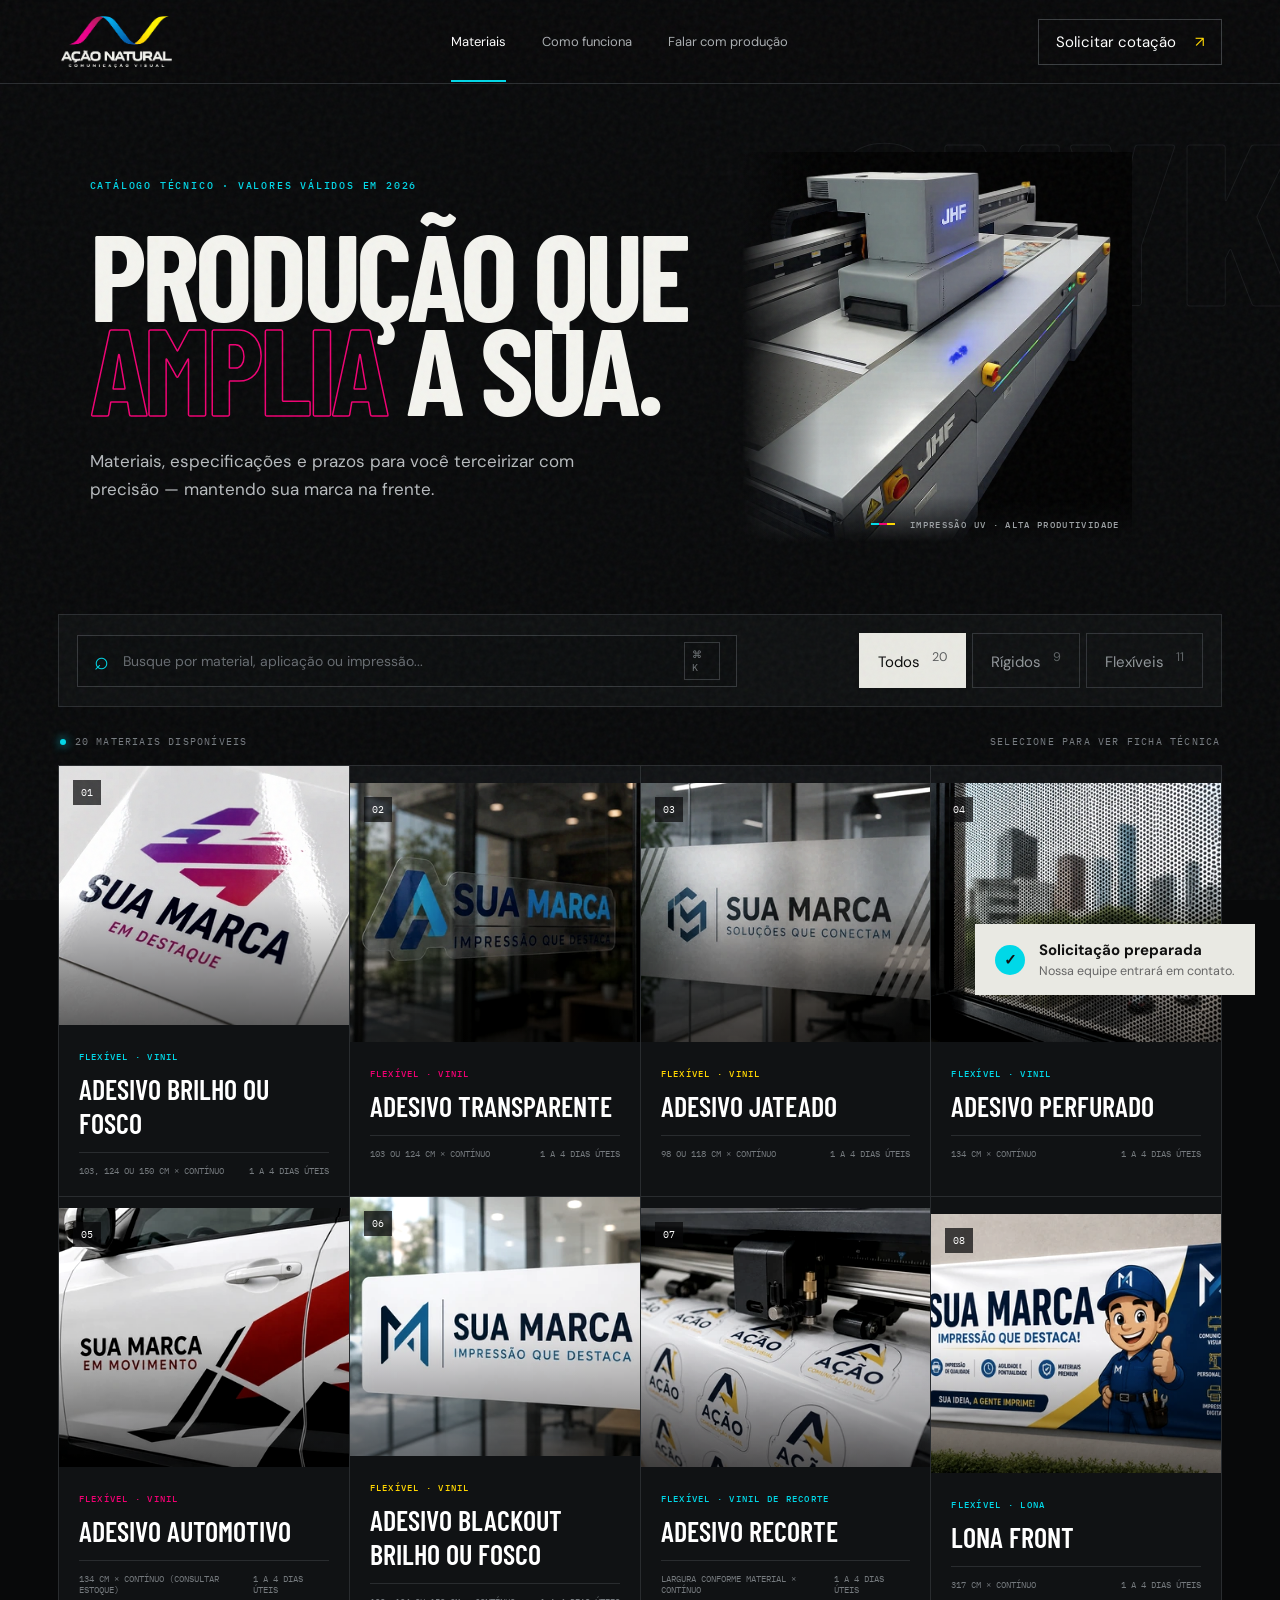
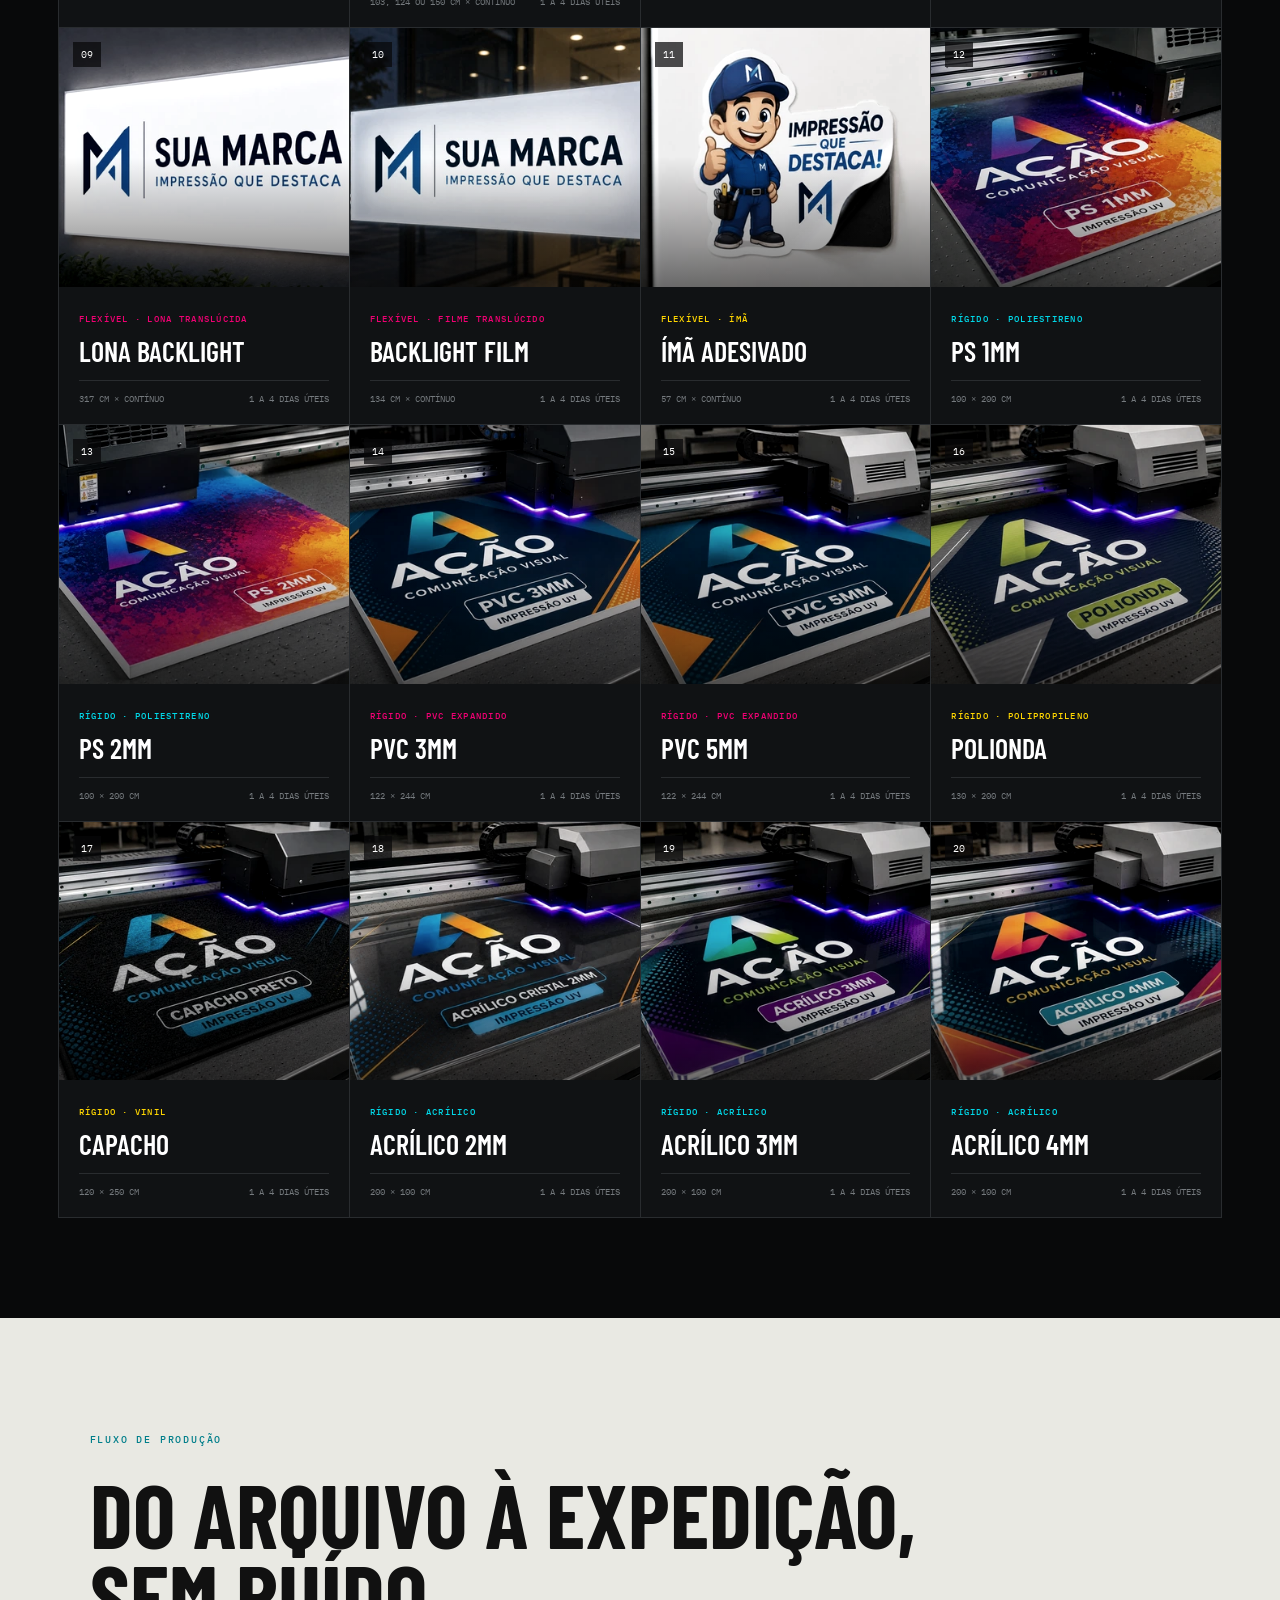
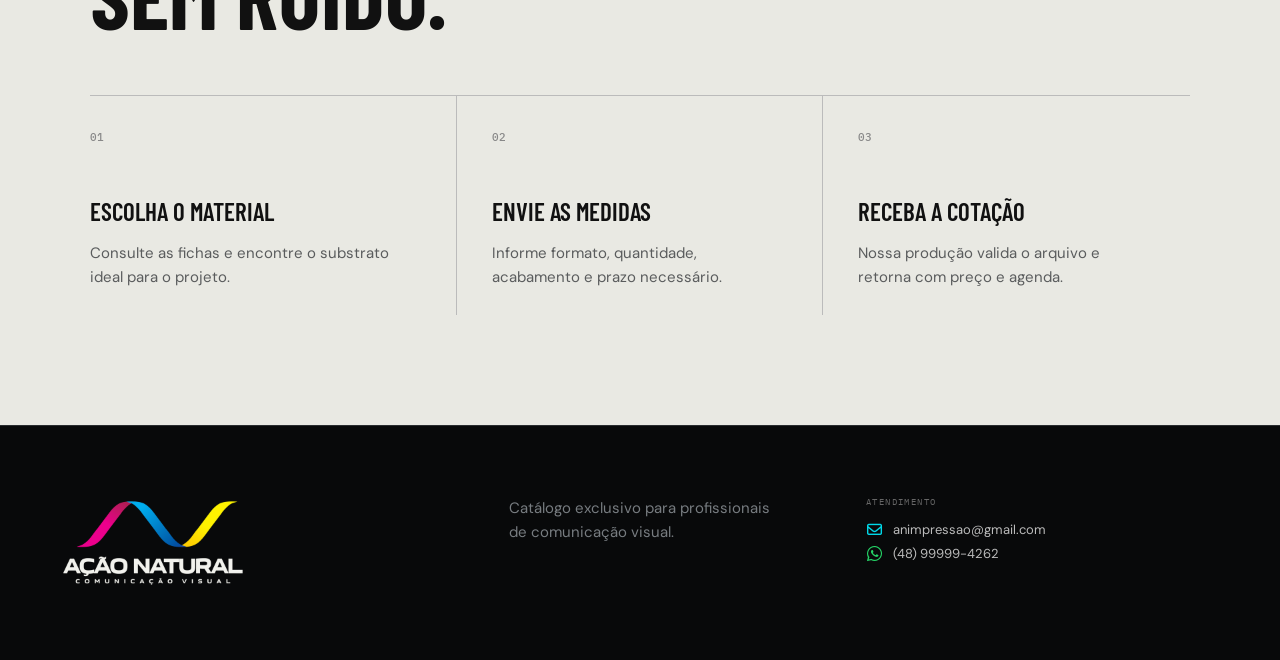
<file: index.html>
<!DOCTYPE html>
<html lang="pt-BR">
<head>
  <meta charset="UTF-8">
  <meta name="viewport" content="width=device-width, initial-scale=1.0">
  <meta name="description" content="Catálogo técnico de materiais para comunicação visual.">
  <title>Ação Natural - Catálogo</title>
  <link rel="preconnect" href="https://fonts.googleapis.com">
  <link rel="preconnect" href="https://fonts.gstatic.com" crossorigin>
  <link href="https://fonts.googleapis.com/css2?family=Barlow+Condensed:wght@500;600;700;800&family=DM+Sans:wght@400;500;600&family=IBM+Plex+Mono:wght@400;500&display=swap" rel="stylesheet">
  <link rel="stylesheet" href="https://cdnjs.cloudflare.com/ajax/libs/font-awesome/6.7.2/css/all.min.css">
  <link rel="stylesheet" href="styles-corte-contorno.css">
  <link rel="stylesheet" href="styles-lona.css">
  <link rel="stylesheet" href="brand.css">
</head>
<body>
  <div class="grain" aria-hidden="true"></div>
  <header class="topbar">
    <a class="brand" href="#" aria-label="Ação Natural Comunicação Visual, início">
      <img decoding="async" class="brand-logo" src="optimized/logo-acnatural-web-570.webp" alt="Ação Natural Comunicação Visual">
    </a>
    <nav aria-label="Navegação principal">
      <a class="active" href="#catalogo">Materiais</a>
      <a href="#processo">Como funciona</a>
      <a href="https://wa.me/5548999994262" target="_blank" rel="noopener noreferrer">Falar com produção</a>
    </nav>
    <button class="quote-link" id="headerQuote">Solicitar cotação <span>↗</span></button>
  </header>

  <main>
    <section class="hero" id="catalogo">
      <div class="hero-copy">
        <span class="eyebrow">CATÁLOGO TÉCNICO · VALORES VÁLIDOS EM 2026</span>
        <h1>Produção que<br><em>amplia</em> a sua.</h1>
        <p>Materiais, especificações e prazos para você terceirizar com precisão — mantendo sua marca na frente.</p>
      </div>
      <figure class="hero-machine">
        <img decoding="async" fetchpriority="high" src="maquina.jpeg" alt="Impressora industrial de grande formato Ação Natural">
        <figcaption><span></span> IMPRESSÃO UV · ALTA PRODUTIVIDADE</figcaption>
      </figure>
    </section>

    <section class="catalog-shell">
      <div class="catalog-tools">
        <label class="search-box">
          <span aria-hidden="true">⌕</span>
          <input id="searchInput" type="search" placeholder="Busque por material, aplicação ou impressão..." autocomplete="off">
          <kbd>⌘ K</kbd>
        </label>
        <div class="filters" role="group" aria-label="Filtrar materiais">
          <button class="filter active" data-filter="todos">Todos <sup>16</sup></button>
          <button class="filter" data-filter="rigidos">Rígidos <sup>7</sup></button>
          <button class="filter" data-filter="flexiveis">Flexíveis <sup>9</sup></button>
        </div>
      </div>

      <div class="catalog-head">
        <div><span class="status-dot"></span><span id="resultCount">16 materiais disponíveis</span></div>
        <span>Selecione para ver ficha técnica</span>
      </div>
      <div class="material-grid" id="materialGrid"></div>
      <div class="empty-state" id="emptyState" hidden>
        <span>∅</span><h2>Nenhum material encontrado</h2><p>Tente outro nome ou remova o filtro selecionado.</p>
      </div>
    </section>

    <section class="process" id="processo">
      <span class="eyebrow">FLUXO DE PRODUÇÃO</span>
      <h2>Do arquivo à expedição,<br>sem ruído.</h2>
      <div class="process-grid">
        <article><b>01</b><h3>Escolha o material</h3><p>Consulte as fichas e encontre o substrato ideal para o projeto.</p></article>
        <article><b>02</b><h3>Envie as medidas</h3><p>Informe formato, quantidade, acabamento e prazo necessário.</p></article>
        <article><b>03</b><h3>Receba a cotação</h3><p>Nossa produção valida o arquivo e retorna com preço e agenda.</p></article>
      </div>
    </section>
  </main>

  <footer>
    <div class="brand footer-brand"><img loading="lazy" decoding="async" class="brand-logo" src="optimized/logo-acnatural-web-570.webp" alt="Ação Natural Comunicação Visual"></div>
    <p>Catálogo exclusivo para profissionais<br>de comunicação visual.</p>
    <div class="footer-contact">
      <span>ATENDIMENTO</span>
      <a href="mailto:animpressao@gmail.com"><i class="fa-regular fa-envelope" aria-hidden="true"></i>animpressao@gmail.com</a>
      <a href="https://wa.me/5548999994262" target="_blank" rel="noopener noreferrer"><i class="fa-brands fa-whatsapp" aria-hidden="true"></i>(48) 99999-4262</a>
    </div>
  </footer>

  <div class="modal" id="detailModal" aria-hidden="true">
    <div class="modal-backdrop" data-close></div>
    <article class="detail-panel" role="dialog" aria-modal="true" aria-labelledby="detailTitle">
      <button class="close-btn" data-close aria-label="Fechar detalhes">×</button>
      <div class="detail-visual">
        <img id="detailImage" decoding="async" alt="">
        <div class="image-shade"></div>
        <span id="detailIndex">01 / 16</span>
        <div class="detail-label"><small id="detailCategory">RÍGIDO</small><h2 id="detailTitle">PS 1mm</h2></div>
      </div>
      <div class="detail-content">
        <div class="detail-intro">
          <span class="eyebrow">FICHA DO MATERIAL</span>
          <p id="detailDescription"></p>
        </div>
        <dl class="spec-grid">
          <div><dt>Impressão</dt><dd id="specPrint"></dd></div>
          <div><dt>Tamanho máximo</dt><dd id="specSize"></dd></div>
          <div><dt>Prazo médio</dt><dd id="specDeadline"></dd></div>
          <div><dt>Arquivos aceitos</dt><dd id="specFiles"></dd></div>
        </dl>
        <form class="quote-form" id="quoteForm">
          <div class="form-title"><div><span class="eyebrow">COTAÇÃO RÁPIDA</span><h3>Configure seu pedido</h3></div><span>Resposta em até 2h úteis</span></div>
          <div class="finishing-options-row">
            <div class="contour-option" id="contourOption" hidden>
              <button type="button" id="contourToggle" aria-pressed="false">
                <i aria-hidden="true"></i>
                <span><strong>Corte e contorno</strong><small>Adicionar acabamento</small></span>
              </button>
            </div>
            <div class="contour-option" id="varnishOption" hidden>
              <button type="button" id="varnishToggle" aria-pressed="false">
                <i aria-hidden="true"></i>
                <span><strong>Verniz</strong><small>Adicionar acabamento</small></span>
              </button>
            </div>
            <div class="contour-option" id="laminationOption" hidden>
              <button type="button" id="laminationToggle" aria-pressed="false">
                <i aria-hidden="true"></i>
                <span><strong id="laminationLabel">Laminação Transparente<br>ou Jateada</strong></span>
              </button>
            </div>
            <div class="contour-option" id="uvPrintOption" hidden>
              <button type="button" id="uvPrintToggle" aria-pressed="false">
                <i aria-hidden="true"></i>
                <span><strong id="uvPrintLabel">Impresso Uv</strong></span>
              </button>
            </div>
            <div class="contour-option" id="uvWhitePrintOption" hidden>
              <button type="button" id="uvWhitePrintToggle" aria-pressed="false">
                <i aria-hidden="true"></i>
                <span><strong>Impresso Uv com Branco</strong></span>
              </button>
            </div>
          </div>
          <div class="contour-option rigid-options" id="rigidOptions" hidden>
            <button type="button" id="doubleSideToggle" aria-pressed="false">
              <i aria-hidden="true"></i>
              <span><strong>Frente e verso</strong><small id="doubleSidePrice">Adicionar impressão no verso</small></span>
            </button>
          </div>
          <div class="finish-options" id="lonaFinishOptions" hidden>
            <span>Acabamento</span>
            <div>
              <button type="button" class="finish-toggle" data-finish="solda-ilhos" aria-pressed="false">
                <i aria-hidden="true"></i>
                <span><strong>Solda + ilhós</strong></span>
              </button>
              <button type="button" class="finish-toggle" data-finish="banner-faixa" aria-pressed="false">
                <i aria-hidden="true"></i>
                <span><strong>Banner ou faixa</strong></span>
              </button>
            </div>
          </div>
          <div class="form-row">
            <div class="recorte-options" id="recorteOptions" hidden>
              <span>Escolha o material</span>
              <div>
                <button type="button" class="recorte-toggle" data-rate="30" aria-pressed="false"><i aria-hidden="true"></i><span><strong>Branco brilho ou fosco</strong></span></button>
                <button type="button" class="recorte-toggle" data-rate="40" aria-pressed="false"><i aria-hidden="true"></i><span><strong>Preto brilho ou fosco</strong></span></button>
                <button type="button" class="recorte-toggle" data-rate="45" aria-pressed="false"><i aria-hidden="true"></i><span><strong>Jateado ou transparente</strong></span></button>
              </div>
              <p class="recorte-warning"><i class="fa-solid fa-triangle-exclamation" aria-hidden="true"></i> Não inclui depilação do material.</p>
            </div>
            <label>Quantidade<input id="quoteQty" type="number" min="1" value="1" required></label>
            <label>Largura (cm)<input id="quoteWidth" type="number" min="1" placeholder="100" required></label>
            <label>Altura (cm)<input id="quoteHeight" type="number" min="1" placeholder="70" required></label>
          </div>
          <label>Preço estimado<div class="price-input"><span>R$</span><input id="quotePrice" type="text" placeholder="Sob consulta" readonly></div></label>
        </form>
      </div>
      <div class="color-ruler" aria-hidden="true"><i></i><i></i><i></i><i></i><span>0</span><span>25</span><span>50</span><span>75</span><span>100 CM</span></div>
    </article>
  </div>
  <div class="toast" id="toast" role="status"><b>✓</b><span><strong>Solicitação preparada</strong><small>Nossa equipe entrará em contato.</small></span></div>
  <style>
    .finishing-options-row{display:flex;align-items:flex-start;gap:32px;flex-wrap:wrap}
    .finishing-options-row .contour-option{margin:20px 0 6px}
  </style>
  <script src="app-impressao-uv-validacao.js"></script>
</body>
</html>
</file>
<file: styles-corte-contorno.css>
:root{--black:#08090a;--panel:#101214;--panel2:#151719;--white:#f4f4ef;--muted:#8d9297;--line:#292c2f;--cyan:#00d8e8;--magenta:#f00073;--yellow:#ffd600;--paper:#e9e9e3;--display:'Barlow Condensed',sans-serif;--body:'DM Sans',sans-serif;--mono:'IBM Plex Mono',monospace}
.contour-option{margin:20px 0 6px}.contour-option[hidden]{display:none}.contour-option button{border:0;background:transparent;color:#f4f4ef;padding:3px 0;display:inline-flex;align-items:center;gap:14px;cursor:pointer;text-align:left}.contour-option button>span{display:flex;flex-direction:column;gap:3px}.contour-option button strong{font:500 15px var(--body)}.contour-option button small{color:#858a8d;font:9px var(--mono);text-transform:uppercase;letter-spacing:.06em}.contour-option button i{width:30px;height:30px;border:1px solid #f4f4ef;background:#f4f4ef;display:grid;place-items:center;transition:background .16s,border-color .16s,box-shadow .16s}.contour-option button i:after{content:'✓';color:#07120b;font:700 18px var(--body);opacity:0;transform:scale(.5);transition:.16s}.contour-option button.active i{background:#35d46f;border-color:#35d46f;box-shadow:0 0 0 4px rgba(53,212,111,.12)}.contour-option button.active i:after{opacity:1;transform:scale(1)}.contour-option button:hover i{border-color:#35d46f}
.rigid-options{display:flex;flex-wrap:wrap;gap:12px 28px}.rigid-options[hidden]{display:none}
.recorte-options{grid-column:1/-1;margin:0 0 18px}.recorte-options[hidden]{display:none}.recorte-options>span{display:block;margin-bottom:10px;font:9px var(--mono);text-transform:uppercase;color:#858a8d;letter-spacing:.08em}.recorte-options>div{display:grid;grid-template-columns:repeat(3,1fr);gap:8px}.recorte-toggle{min-height:68px;border:1px solid #383c3f;background:#0d0f10;color:#f4f4ef;padding:12px;display:flex;align-items:center;gap:10px;cursor:pointer;text-align:left;transition:border-color .16s,background .16s}.recorte-toggle>span{display:flex;flex-direction:column;gap:4px}.recorte-toggle strong{font:500 13px var(--body)}.recorte-toggle small{color:#858a8d;font:9px var(--mono)}.recorte-toggle i{width:20px;height:20px;flex:0 0 20px;border:1px solid #777;border-radius:50%;display:grid;place-items:center}.recorte-toggle i:after{content:'';width:10px;height:10px;border-radius:50%;background:#35d46f;transform:scale(0);transition:transform .16s}.recorte-toggle:hover,.recorte-toggle.active{border-color:#35d46f}.recorte-toggle.active{background:rgba(53,212,111,.07)}.recorte-toggle.active i:after{transform:scale(1)}.recorte-warning{margin:10px 0 0;padding:10px 12px;border-left:3px solid var(--yellow);background:rgba(255,214,0,.07);color:#d8d4b8;font:10px/1.45 var(--mono);text-transform:none}.recorte-warning i{color:var(--yellow);margin-right:5px}@media(max-width:720px){.recorte-options>div{grid-template-columns:1fr}}
*{box-sizing:border-box}html{scroll-behavior:smooth}body{margin:0;background:var(--black);color:var(--white);font-family:var(--body);font-size:15px}.grain{position:fixed;inset:0;pointer-events:none;opacity:.05;z-index:20;background-image:url("data:image/svg+xml,%3Csvg viewBox='0 0 180 180' xmlns='http://www.w3.org/2000/svg'%3E%3Cfilter id='n'%3E%3CfeTurbulence type='fractalNoise' baseFrequency='.9' numOctaves='4' stitchTiles='stitch'/%3E%3C/filter%3E%3Crect width='100%25' height='100%25' filter='url(%23n)'/%3E%3C/svg%3E")}.topbar{height:84px;border-bottom:1px solid var(--line);display:flex;align-items:center;padding:0 4.5vw;position:relative;z-index:10;background:rgba(8,9,10,.88);backdrop-filter:blur(14px);position:sticky;top:0}.brand{display:flex;align-items:center;gap:13px;color:var(--white);text-decoration:none;font-family:var(--display);font-size:25px;font-weight:800;letter-spacing:.04em}.brand small{display:block;color:var(--muted);font:400 8px var(--mono);text-transform:uppercase;letter-spacing:.16em}.brand-mark{display:grid;grid-template-columns:repeat(2,9px);gap:2px;transform:rotate(45deg)}.brand-mark i{width:9px;height:9px;background:var(--cyan)}.brand-mark i:nth-child(2){background:var(--magenta)}.brand-mark i:nth-child(3){background:var(--yellow)}.brand-mark i:nth-child(4){background:#ddd}.topbar nav{margin:auto;display:flex;gap:36px}.topbar nav a{color:#a9adb0;text-decoration:none;font-size:13px;position:relative}.topbar nav a:hover,.topbar nav a.active{color:#fff}.topbar nav a.active:after{content:'';position:absolute;left:0;right:0;bottom:-32px;height:2px;background:var(--cyan)}button{font:inherit}.quote-link{background:transparent;border:1px solid #3a3d40;color:#fff;padding:12px 17px;cursor:pointer}.quote-link span{color:var(--yellow);margin-left:15px}.hero{min-height:500px;display:grid;grid-template-columns:1.5fr 1fr;align-items:center;padding:68px 7vw 72px;overflow:hidden;position:relative}.hero:before{content:'CMYK';position:absolute;right:-15px;top:15px;font:800 230px/1 var(--display);color:transparent;-webkit-text-stroke:1px #17191b;z-index:-1}.eyebrow{font:500 10px var(--mono);letter-spacing:.18em;color:var(--cyan)}.hero h1{font:700 clamp(68px,9.5vw,148px)/.78 var(--display);letter-spacing:-.035em;text-transform:uppercase;margin:32px 0}.hero h1 em{font-style:normal;color:transparent;-webkit-text-stroke:1.5px var(--magenta)}.hero-copy>p{color:#b7bbbe;max-width:510px;font-size:17px;line-height:1.65}.hero-signal{width:310px;height:310px;justify-self:end;border:1px solid #34383b;border-radius:50%;position:relative;display:grid;place-items:center}.hero-signal:before,.hero-signal:after{content:'';position:absolute;background:#34383b}.hero-signal:before{width:1px;height:120%;top:-10%}.hero-signal:after{height:1px;width:120%;left:-10%}.hero-signal>span{position:absolute;font:500 9px var(--mono);letter-spacing:.15em;color:var(--muted);background:var(--black);z-index:2;padding:4px}.hero-signal>span:first-of-type{top:40px}.hero-signal>span:nth-of-type(2){bottom:40px}.hero-signal strong{font:700 100px/1 var(--display);z-index:2;background:var(--black);padding:12px}.hero-signal strong small{display:block;font:400 9px var(--mono);text-align:center;color:var(--yellow);letter-spacing:.16em;text-transform:uppercase}.catalog-shell{padding:0 4.5vw 100px}.catalog-tools{border:1px solid var(--line);background:#0e1011;padding:18px;display:flex;align-items:center;justify-content:space-between;gap:20px;position:sticky;top:84px;z-index:8}.search-box{height:52px;border:1px solid #34373a;display:flex;align-items:center;padding:0 16px;flex:1;max-width:660px;gap:12px;background:#0b0d0e}.search-box>span{font-size:25px;color:var(--cyan)}.search-box input{border:0;outline:0;background:none;color:#fff;width:100%;font:14px var(--body)}.search-box input::placeholder{color:#666b70}.search-box kbd{font:10px var(--mono);color:#757a7e;border:1px solid #34373a;padding:5px 7px}.filters{display:flex;gap:6px}.filter{border:1px solid #303337;background:transparent;color:#91969a;padding:15px 18px;cursor:pointer;transition:.25s}.filter sup{margin-left:8px;color:#5e6265}.filter:hover{color:#fff;border-color:#60656a}.filter.active{background:var(--paper);color:#090a0a;border-color:var(--paper)}.filter.active sup{color:#5b5d5d}.catalog-head{display:flex;justify-content:space-between;padding:28px 2px 17px;font:400 10px var(--mono);color:#767b80;text-transform:uppercase;letter-spacing:.12em}.status-dot{width:6px;height:6px;background:var(--cyan);border-radius:50%;display:inline-block;margin-right:9px;box-shadow:0 0 10px var(--cyan)}.material-grid{display:grid;grid-template-columns:repeat(4,1fr);border-top:1px solid var(--line);border-left:1px solid var(--line)}.material-card{min-width:0;border:0;border-right:1px solid var(--line);border-bottom:1px solid var(--line);background:var(--panel);padding:0;text-align:left;color:#fff;cursor:pointer;position:relative;overflow:hidden;animation:cardIn .5s both}.card-image{aspect-ratio:1.12;overflow:hidden;position:relative;background:#202326}.card-image:after{content:'';position:absolute;inset:0;background:linear-gradient(180deg,transparent 50%,rgba(0,0,0,.55))}.card-image img{width:100%;height:100%;object-fit:cover;filter:saturate(.7) contrast(1.08);transition:transform .6s cubic-bezier(.2,.7,.2,1),filter .4s}.material-card:hover .card-image img{transform:scale(1.055);filter:saturate(1) contrast(1.05)}.card-index{position:absolute;top:14px;left:14px;z-index:2;font:10px var(--mono);background:rgba(7,8,9,.72);padding:6px 8px}.card-arrow{position:absolute;right:15px;bottom:15px;z-index:2;width:36px;height:36px;border-radius:50%;display:grid;place-items:center;background:var(--accent);color:#050505;transform:translateY(55px);transition:.35s}.material-card:hover .card-arrow{transform:none}.card-info{padding:20px}.card-info small{font:500 9px var(--mono);color:var(--accent);letter-spacing:.14em}.card-info h3{font:600 28px var(--display);text-transform:uppercase;margin:7px 0 12px}.card-meta{border-top:1px solid var(--line);padding-top:12px;display:flex;justify-content:space-between;color:#74797d;font:9px var(--mono);text-transform:uppercase}.empty-state{text-align:center;padding:90px 20px;border:1px solid var(--line)}.empty-state span{font:100px var(--display);color:#333}.empty-state h2{font:600 34px var(--display);text-transform:uppercase;margin:0}.empty-state p{color:var(--muted)}.process{padding:110px 7vw;background:var(--paper);color:#111}.process>.eyebrow{color:#007e8a}.process>h2{font:700 clamp(48px,7vw,90px)/.9 var(--display);text-transform:uppercase;margin:25px 0 60px}.process-grid{display:grid;grid-template-columns:repeat(3,1fr);border-top:1px solid #bbb}.process article{padding:30px 45px 10px 0;border-right:1px solid #bbb}.process article+article{padding-left:35px}.process article:last-child{border:0}.process b{font:500 11px var(--mono);color:#888}.process h3{font:600 25px var(--display);text-transform:uppercase;margin:50px 0 12px}.process p{color:#5a5c5d;line-height:1.65}footer{display:grid;grid-template-columns:1.3fr 1fr 1fr auto;gap:40px;padding:70px 4.5vw;align-items:start;border-top:1px solid var(--line)}footer p{color:#777c80;line-height:1.6;margin:0}footer>div:nth-child(3){display:flex;flex-direction:column;gap:7px}footer>div:nth-child(3) span{font:9px var(--mono);color:#666;letter-spacing:.16em;margin-bottom:7px}footer a{color:#bbb;text-decoration:none;font-size:13px}footer>small{font:9px var(--mono);color:#555}.modal{position:fixed;inset:0;z-index:30;visibility:hidden;pointer-events:none}.modal.open{visibility:visible;pointer-events:auto}.modal-backdrop{position:absolute;inset:0;background:rgba(0,0,0,.82);opacity:0;transition:.35s;backdrop-filter:blur(7px)}.modal.open .modal-backdrop{opacity:1}.detail-panel{position:absolute;right:0;top:0;height:100%;width:min(1050px,94vw);background:#0d0f10;display:grid;grid-template-columns:43% 57%;transform:translateX(100%);transition:transform .55s cubic-bezier(.75,0,.15,1);overflow:auto}.modal.open .detail-panel{transform:none}.close-btn{position:absolute;right:18px;top:18px;z-index:5;width:44px;height:44px;border:1px solid rgba(255,255,255,.35);background:rgba(0,0,0,.5);color:#fff;font-size:25px;cursor:pointer}.detail-visual{position:sticky;top:0;height:100vh;overflow:hidden}.detail-visual img{width:100%;height:100%;object-fit:cover}.image-shade{position:absolute;inset:0;background:linear-gradient(180deg,rgba(0,0,0,.05),rgba(0,0,0,.8))}.detail-visual>span{position:absolute;top:28px;left:28px;font:10px var(--mono);background:#090a0b;padding:7px 9px}.detail-label{position:absolute;bottom:54px;left:35px}.detail-label small{font:9px var(--mono);color:var(--cyan);letter-spacing:.2em}.detail-label h2{font:700 65px/.9 var(--display);text-transform:uppercase;margin:10px 0}.detail-content{padding:78px 48px 80px}.detail-intro p{font-size:17px;line-height:1.65;color:#b2b6b9;margin:22px 0 40px}.spec-grid{display:grid;grid-template-columns:1fr 1fr;border-top:1px solid var(--line);border-left:1px solid var(--line);margin:0 0 48px}.spec-grid div{padding:20px;border-right:1px solid var(--line);border-bottom:1px solid var(--line)}.spec-grid dt{font:9px var(--mono);color:#6d7276;text-transform:uppercase;letter-spacing:.13em;margin-bottom:9px}.spec-grid dd{margin:0;font:500 14px var(--body)}.quote-form{border-top:3px solid var(--magenta);background:#151719;padding:26px}.form-title{display:flex;justify-content:space-between;align-items:start;margin-bottom:25px}.form-title h3{font:600 28px var(--display);text-transform:uppercase;margin:8px 0}.form-title>span{font:9px var(--mono);color:#777}.form-row{display:grid;grid-template-columns:repeat(3,1fr);gap:9px}.quote-form label{display:block;font:9px var(--mono);text-transform:uppercase;color:#858a8d;letter-spacing:.08em}.quote-form input{display:block;width:100%;height:44px;margin-top:8px;border:1px solid #383c3f;background:#0d0f10;color:#fff;padding:0 11px;outline:none;font:14px var(--body)}.quote-form input:focus{border-color:var(--cyan)}.price-input{position:relative}.price-input span{position:absolute;left:12px;top:23px;color:var(--yellow);font:12px var(--mono)}.price-input input{padding-left:38px;color:var(--yellow);font:500 16px var(--mono)}.quote-form>label{margin-top:15px}.quote-form>button{width:100%;margin-top:20px;height:52px;background:var(--yellow);border:0;font-weight:600;cursor:pointer;display:flex;justify-content:space-between;align-items:center;padding:0 18px}.color-ruler{position:absolute;bottom:0;left:0;right:57%;height:18px;display:flex}.color-ruler i{flex:1}.color-ruler i:nth-child(1){background:var(--cyan)}.color-ruler i:nth-child(2){background:var(--magenta)}.color-ruler i:nth-child(3){background:var(--yellow)}.color-ruler i:nth-child(4){background:#111}.color-ruler span{position:absolute;bottom:22px;font:8px var(--mono);color:#aaa}.color-ruler span:nth-of-type(1){left:2%}.color-ruler span:nth-of-type(2){left:24%}.color-ruler span:nth-of-type(3){left:49%}.color-ruler span:nth-of-type(4){left:73%}.color-ruler span:nth-of-type(5){right:2%}.toast{position:fixed;right:25px;bottom:25px;z-index:60;background:var(--paper);color:#111;padding:16px 20px;display:flex;gap:14px;align-items:center;transform:translateY(120px);transition:.4s}.toast.show{transform:none}.toast>b{width:30px;height:30px;display:grid;place-items:center;background:var(--cyan);border-radius:50%}.toast span{display:flex;flex-direction:column}.toast small{color:#666;margin-top:3px}@keyframes cardIn{from{opacity:0;transform:translateY(16px)}to{opacity:1;transform:none}}@media(max-width:1000px){.material-grid{grid-template-columns:repeat(3,1fr)}.hero-signal{width:240px;height:240px}.topbar nav{display:none}.quote-link{margin-left:auto}.detail-panel{grid-template-columns:40% 60%}.detail-content{padding:70px 30px}}@media(max-width:720px){.topbar{height:70px;padding:0 20px}.quote-link{font-size:0;padding:10px}.quote-link span{font-size:18px;margin:0}.hero{display:block;min-height:auto;padding:65px 24px}.hero h1{font-size:66px}.hero-signal{display:none}.catalog-shell{padding:0 15px 70px}.catalog-tools{top:70px;display:block;padding:11px}.search-box kbd{display:none}.filters{margin-top:9px}.filter{flex:1;padding:12px 7px}.catalog-head>span{display:none}.material-grid{grid-template-columns:1fr 1fr}.card-info{padding:15px}.card-info h3{font-size:23px}.card-meta span:last-child{display:none}.process{padding:70px 25px}.process-grid{grid-template-columns:1fr}.process article,.process article+article{padding:22px 0;border-right:0;border-bottom:1px solid #bbb}.process h3{margin-top:25px}footer{grid-template-columns:1fr 1fr;padding:45px 25px}.detail-panel{width:100%;display:block}.detail-visual{position:relative;height:44vh}.detail-label h2{font-size:48px}.detail-content{padding:45px 20px 65px}.color-ruler{position:fixed;right:0;z-index:2}.form-row{grid-template-columns:1fr}.spec-grid{grid-template-columns:1fr 1fr}}@media(max-width:430px){.material-grid{grid-template-columns:1fr}.hero h1{font-size:58px}footer{grid-template-columns:1fr}.footer-brand{margin-bottom:10px}}@media(prefers-reduced-motion:reduce){*{scroll-behavior:auto!important;animation-duration:.01ms!important;transition-duration:.01ms!important}}
</file>
<file: styles-lona.css>
.finish-options {
  margin: 20px 0 8px;
}

.finish-options[hidden] { display: none; }

.finish-options > span {
  display: block;
  margin-bottom: 10px;
  color: #858a8d;
  font: 9px var(--mono);
  text-transform: uppercase;
  letter-spacing: .08em;
}

.finish-options > div {
  display: grid;
  grid-template-columns: 1fr 1fr;
  gap: 9px;
}

.finish-toggle {
  min-height: 58px;
  border: 1px solid #383c3f;
  background: #0d0f10;
  color: #f4f4ef;
  padding: 10px 12px;
  display: flex;
  align-items: center;
  gap: 10px;
  cursor: pointer;
  text-align: left;
  transition: border-color .16s, background .16s;
}

.finish-toggle > span { display: flex; flex-direction: column; gap: 3px; }
.finish-toggle strong { font: 500 13px var(--body); }
.finish-toggle small { color: #858a8d; font: 9px var(--mono); text-transform: uppercase; }
.finish-toggle i { width: 20px; height: 20px; flex: 0 0 20px; border: 1px solid #777; display: grid; place-items: center; }
.finish-toggle i::after { content: '✓'; color: #07120b; font: 700 13px var(--body); opacity: 0; }
.finish-toggle:hover { border-color: #00d8e8; }
.finish-toggle.active { border-color: #00d8e8; background: rgba(0, 216, 232, .08); }
.finish-toggle.active i { background: #00d8e8; border-color: #00d8e8; }
.finish-toggle.active i::after { opacity: 1; }

@media (max-width: 430px) {
  .finish-options > div { grid-template-columns: 1fr; }
}
</file>
<file: brand.css>
.brand {
  color: var(--white);
  text-decoration: none;
}

.brand-logo {
  display: block;
  width: 142px;
  height: 58px;
  object-fit: contain;
  object-position: left center;
}

.footer-brand .brand-logo {
  width: 190px;
  height: 94px;
}

.footer-contact a {
  display: flex;
  align-items: center;
  gap: 10px;
  width: fit-content;
}

.footer-contact i {
  width: 17px;
  color: var(--cyan);
  font-size: 15px;
  text-align: center;
}

.footer-contact a:last-child i {
  color: #25d366;
  font-size: 17px;
}

.hero {
  grid-template-columns: minmax(0, 1.25fr) minmax(340px, 0.75fr);
  min-height: 500px;
}

.hero-copy {
  max-width: 980px;
  position: relative;
  z-index: 2;
}

.hero-machine {
  align-self: center;
  justify-self: start;
  position: relative;
  width: min(390px, 100%);
  height: 390px;
  margin: 0;
  transform: translateX(-36px);
  overflow: hidden;
}

.hero-machine::after {
  content: "";
  position: absolute;
  inset: 0;
  background: linear-gradient(90deg, var(--black) 0%, transparent 20%),
              linear-gradient(0deg, var(--black) 0%, transparent 12%);
  pointer-events: none;
}

.hero-machine img {
  width: 100%;
  height: 100%;
  object-fit: cover;
  object-position: 50% 78%;
  filter: saturate(.86) contrast(1.08);
}

.hero-machine figcaption {
  position: absolute;
  right: 12px;
  bottom: 12px;
  z-index: 2;
  color: #9ca1a4;
  font: 500 9px var(--mono);
  letter-spacing: .15em;
  white-space: nowrap;
}

.hero-machine figcaption span {
  display: inline-block;
  width: 24px;
  height: 2px;
  margin: 0 9px 3px 0;
  background: linear-gradient(90deg, var(--cyan) 0 33%, var(--magenta) 33% 66%, var(--yellow) 66%);
}

@media (max-width: 900px) {
  .hero {
    grid-template-columns: 1fr;
    padding-bottom: 0;
  }

  .hero-machine {
    width: min(360px, 100%);
    height: 300px;
    margin: 10px -24px 0;
    justify-self: center;
    transform: none;
  }

  .hero-machine img {
    object-position: 50% 76%;
  }

  .hero-machine::after {
    background: linear-gradient(180deg, var(--black) 0%, transparent 28%),
                linear-gradient(0deg, var(--black) 0%, transparent 15%);
  }

  .hero-machine figcaption {
    right: 24px;
    bottom: 24px;
  }
}

@media (max-width: 720px) {
  .topbar {
    justify-content: center;
  }

  .topbar .quote-link {
    display: none;
  }

  .topbar .brand-logo {
    object-position: center;
  }
}

@media (max-width: 430px) {
  .brand-logo {
    width: 126px;
    height: 52px;
  }

  .footer-brand .brand-logo {
    width: 170px;
    height: 84px;
  }
}
</file>
